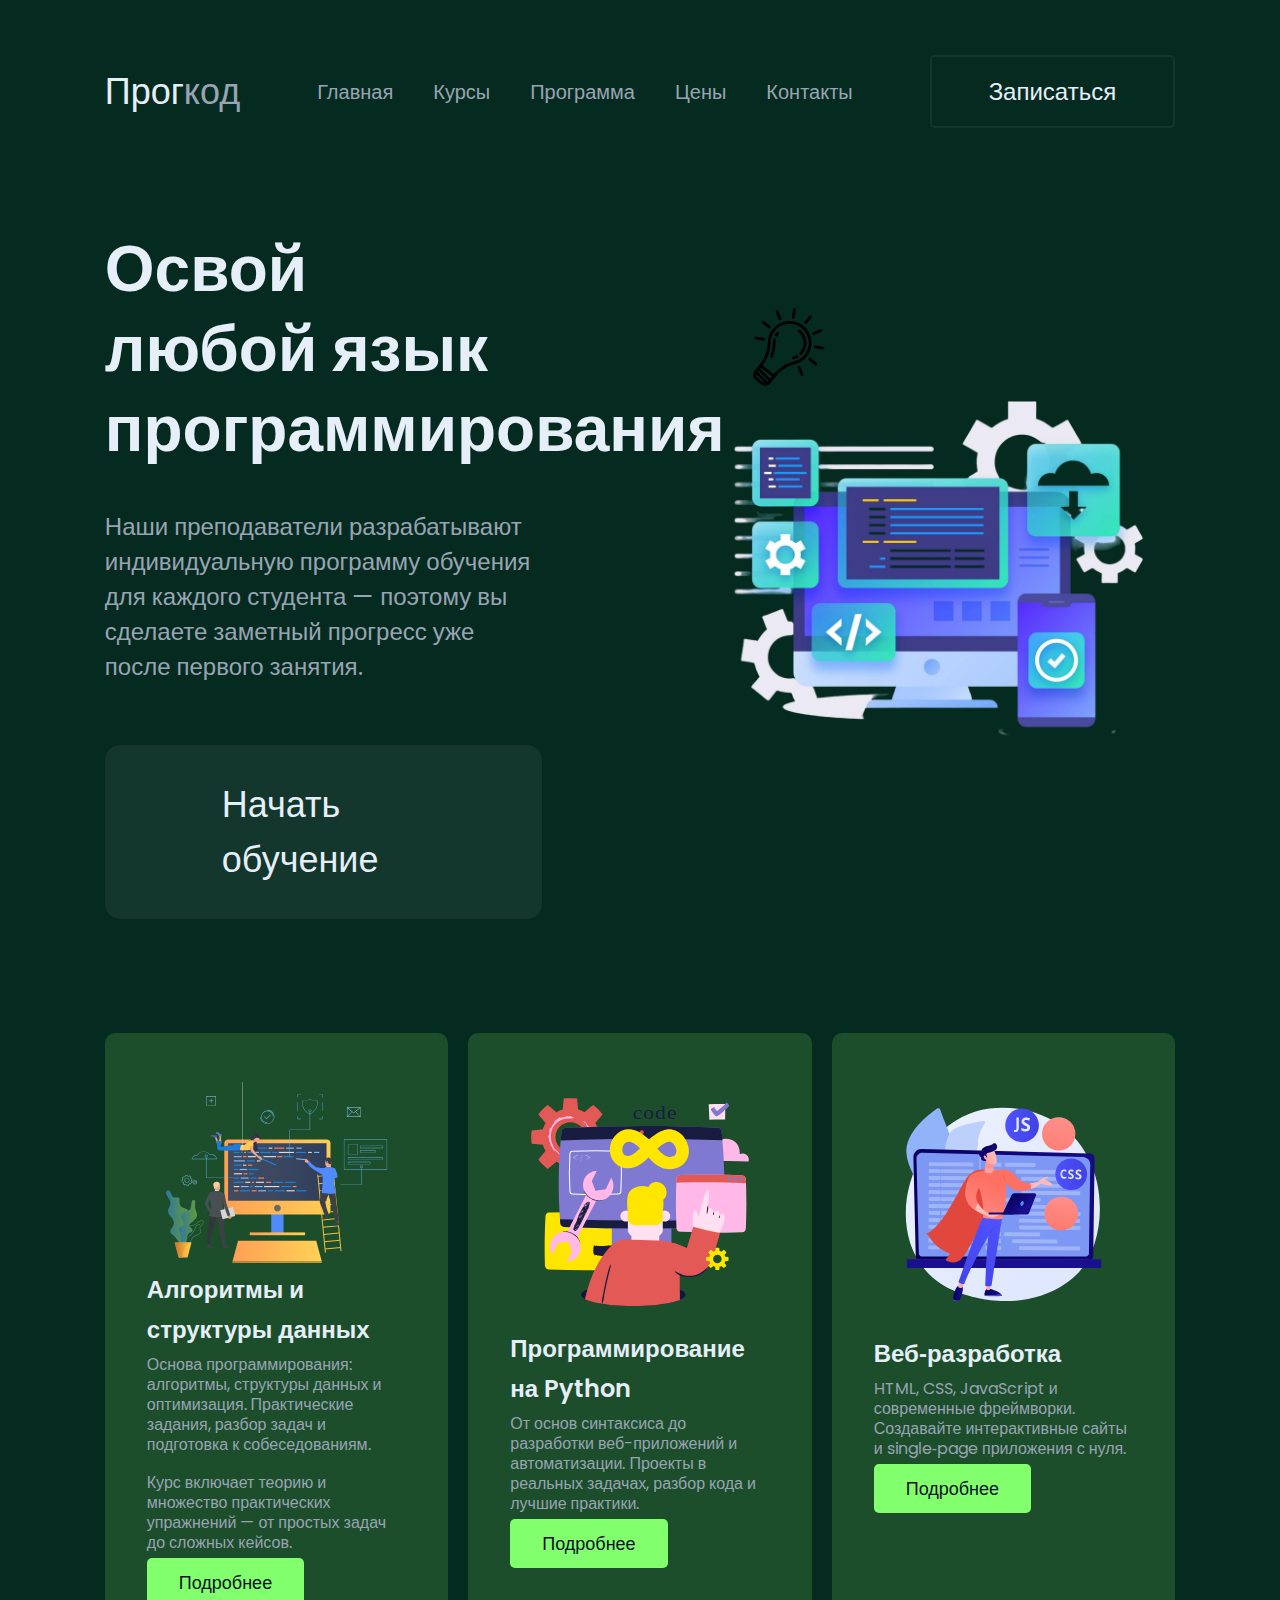
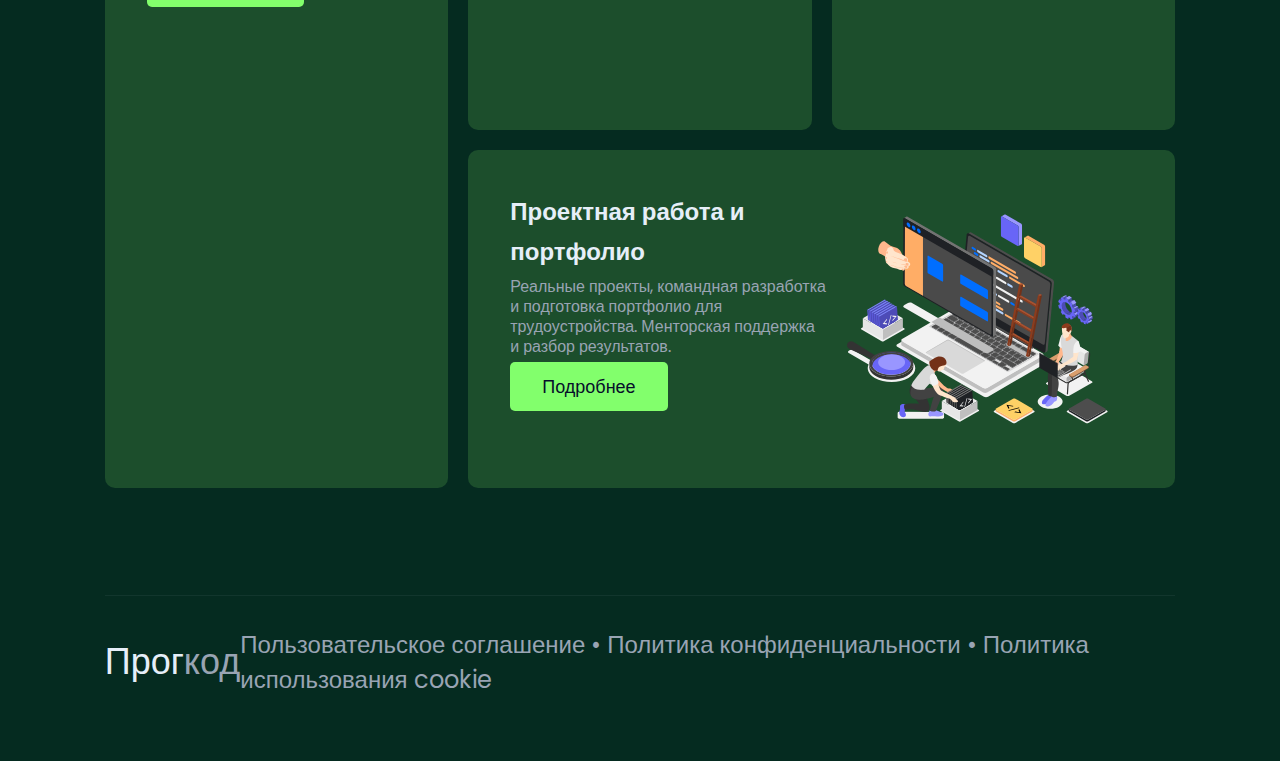
<file: final_project/final_project.html>
<!DOCTYPE html>
<html lang="ru">

<head>
    <meta charset="UTF-8">
    <meta name="viewport" content="width=device-width, initial-scale=1.0">
    <title>Прогкод — школа программирования</title>
    <link rel="preconnect" href="https://fonts.googleapis.com">
    <link rel="preconnect" href="https://fonts.gstatic.com" crossorigin>
    <link href="https://fonts.googleapis.com/css2?family=Poppins:ital,wght@0,100;0,200;0,300;0,400;0,500;0,600;0,700;0,800;0,900;1,100;1,200;1,300;1,400;1,500;1,600;1,700;1,800;1,900&display=swap" rel="stylesheet">
    <link rel="stylesheet" href="./final_project.css">
    <link rel="stylesheet" href="./final_project_media.css">
</head>

<body>
    <header>
        <div class="wrapper container-header flex-container-justify-between-align-center">
            <a href="#">Прог<span class="grey-logo">код</span></a>
            <nav>
                <ul class="flex-container-justify-between-align-center navigation">
                    <li><a href="#">Главная</a></li>
                    <li><a href="#">Курсы</a></li>
                    <li><a href="#">Программа</a></li>
                    <li><a href="#">Цены</a></li>
                    <li><a href="#">Контакты</a></li>
                </ul>
            </nav>
            <a href="#">Записаться</a>
        </div>
    </header>

    <main>
        <section>
            <div class="container-learn-lang wrapper flex-container-justify-between-align-center">
                <div class="flex-container-column">
                    <div class="flex-container-justify-between-align-center header-learn-section">
                        <h1>Освой<br>
                            любой язык<br>
                            программирования</h1>
                        <img class="light" src="./img/light.svg" alt="light">
                    </div>
                    <p>
                        Наши преподаватели разрабатывают индивидуальную программу обучения для каждого
                        студента — поэтому вы сделаете заметный прогресс уже после первого занятия.
                    </p>
                    <a href="#">Начать обучение</a>
                </div>
                <img class="girl-learn" src="./img/hero.png" alt="coding_student">
            </div>
        </section>

        <section class="container skills wrapper">
            <div>
                <img src="./img/1.svg" alt="algorithms">
                <div class="text-content">
                    <h3>Алгоритмы и структуры данных</h3>
                    <p>
                        Основа программирования: алгоритмы, структуры данных и оптимизация. Практические
                        задания, разбор задач и подготовка к собеседованиям.
                    </p>
                    <p>Курс включает теорию и множество практических упражнений — от простых задач до
                        сложных кейсов.</p>
                    <a href="#">Подробнее</a>
                </div>
            </div>
            <div>
                <img src="./img/2.svg" alt="python">
                <div class="text-content">
                    <h3>Программирование на Python</h3>
                    <p>
                        От основ синтаксиса до разработки веб-приложений и автоматизации. Проекты в
                        реальных задачах, разбор кода и лучшие практики.
                    </p>
                    <a href="#">Подробнее</a>
                </div>
            </div>
            <div>
                <img src="./img/3.svg" alt="web_dev">
                <div class="text-content">
                    <h3>Веб‑разработка</h3>
                    <p>
                        HTML, CSS, JavaScript и современные фреймворки. Создавайте интерактивные сайты и
                        single‑page приложения с нуля.
                    </p>
                    <a href="#">Подробнее</a>
                </div>
            </div>
            <div>
                <img src="./img/4.svg" alt="projects">
                <div class="text-content">
                    <h3>Проектная работа и портфолио</h3>
                    <p>
                        Реальные проекты, командная разработка и подготовка портфолио для трудоустройства.
                        Менторская поддержка и разбор результатов.
                    </p>
                    <a href="#">Подробнее</a>
                </div>
            </div>
        </section>
    </main>

    <footer>
        <div class="wrapper flex-container-justify-between-align-center block-footer">
            <a href="#" class="logo">Прог<span class="grey-logo">код</span></a>
            <div class="text-footer">
                <a href="">Пользовательское соглашение</a>
                •
                <a href="">Политика конфиденциальности</a>
                •
                <a href="">Политика использования cookie</a>
            </div>
        </div>
    </footer>


</body>

</html>
</file>
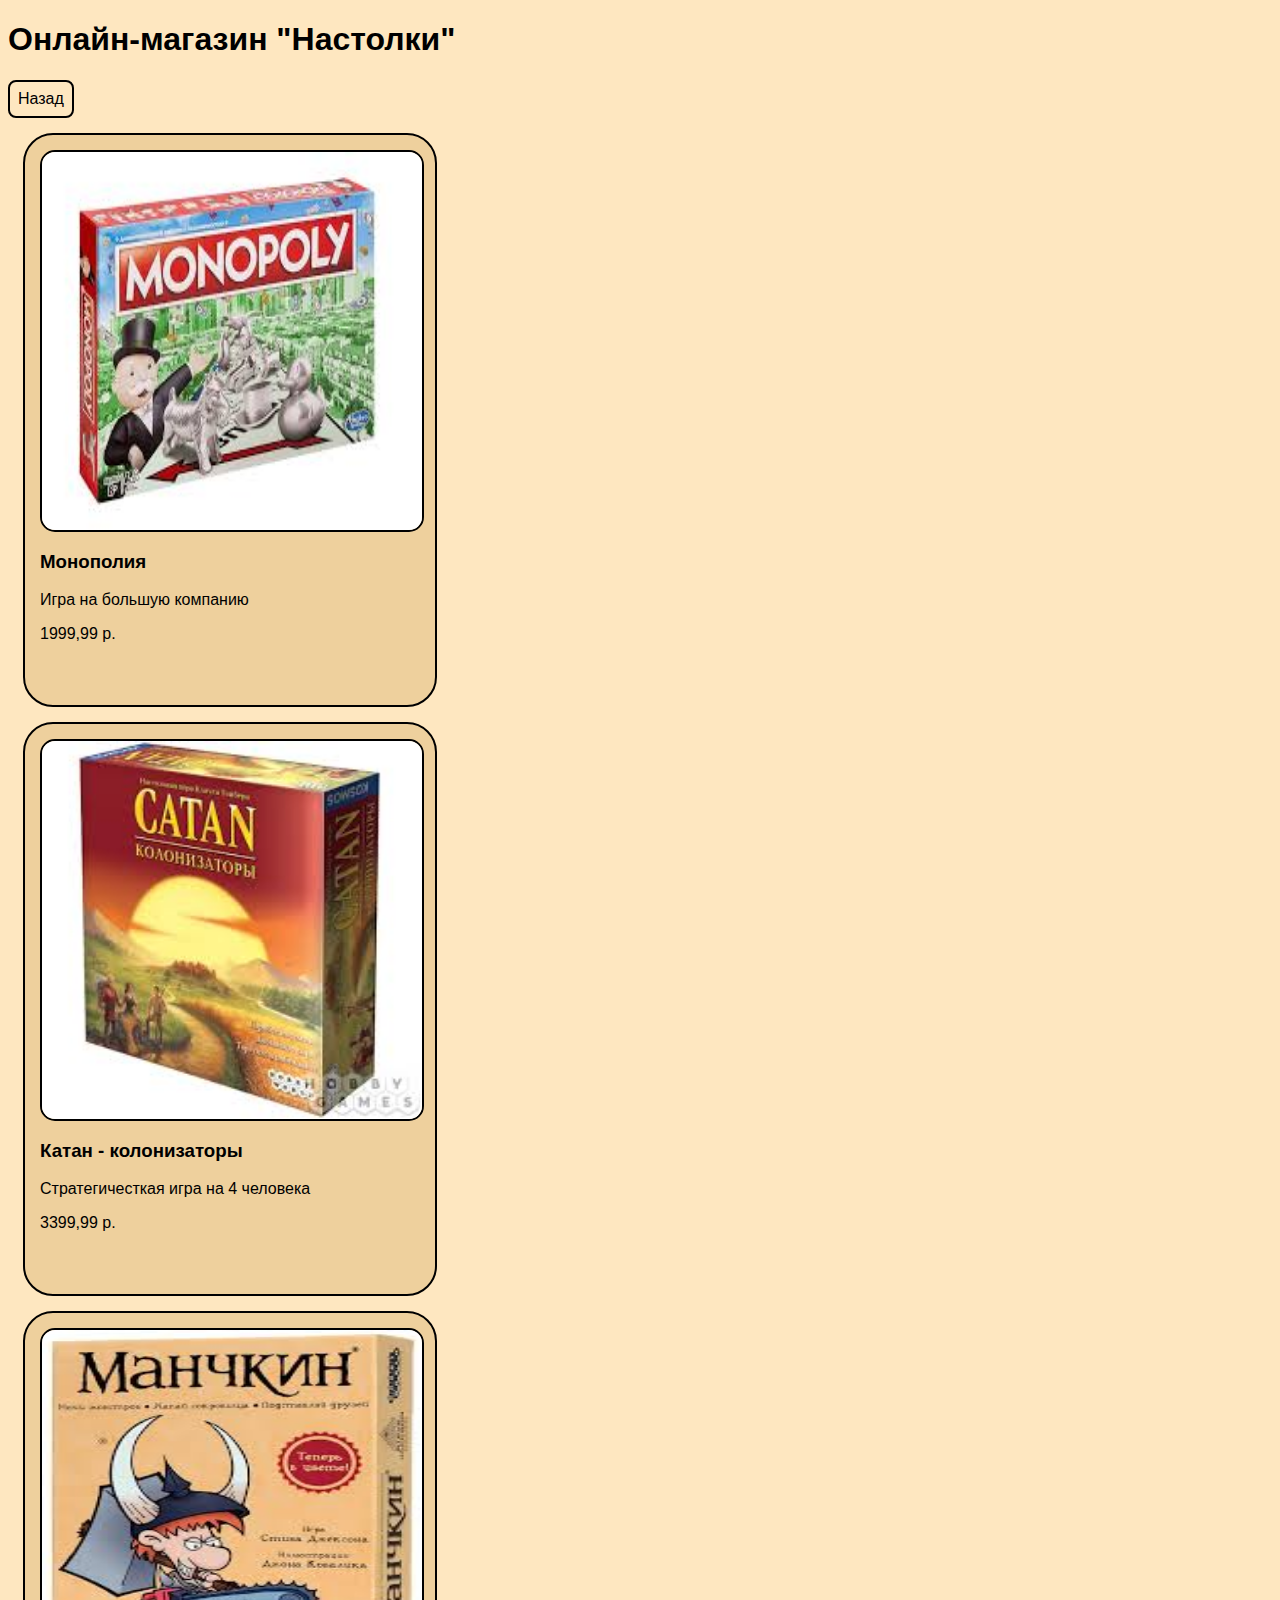
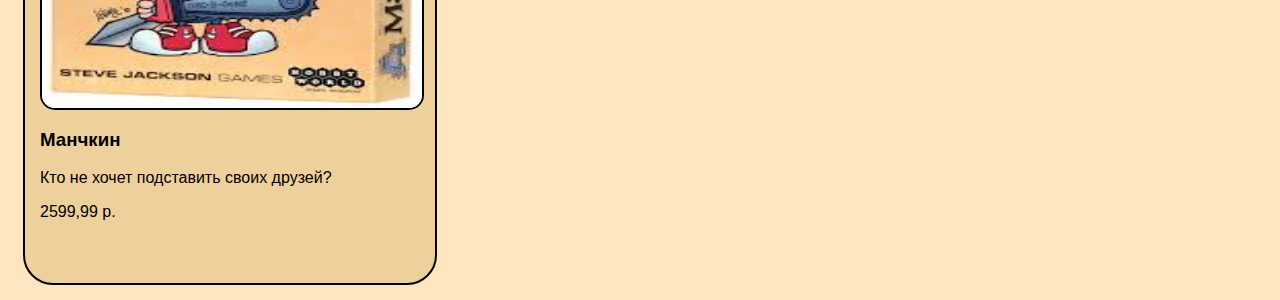
<file: task_1/task_1.html>
<!DOCTYPE html>
<html lang="en">
<head>
    <meta charset="UTF-8">
    <meta name="viewport" content="width=device-width, initial-scale=1.0">
    <title>Домашняя работа №1</title>
    <link rel="stylesheet" href="./task_1.css">
</head>
<body>
    <h1>Онлайн-магазин "Настолки"</h1>
    <div class="links">
        <a href="/index.html">Назад</a>
    </div>
    <div class="block">
        <img src="./../img/monopoly.jpg" alt="Шоколад Аленка">
        <h3>Монополия</h3>
        <p class="text">Игра на большую компанию</p>
        <p class="price">1999,99 р.</p>
    </div>
    <div class="block">
        <img src="./../img/catan.jpg" alt="Вода артезианская Societe Minerale">
        <h3>Катан - колонизаторы</h3>
        <p class="text">Стратегичесткая игра на 4 человека</p>
        <p class="price">3399,99 р.</p>
    </div>
    <div class="block">
        <img src="./../img/manchkin.jpg" alt="Сыр Брест-Литовск Классический 45% БЗМЖ">
        <h3>Манчкин</h3>
        <p class="text">Кто не хочет подставить своих друзей?</p>
        <p class="price">2599,99 р.</p>
    </div>

</body>
</html>
</file>
<file: final_project/final_project.css>
:root {
    --font-weight-medium: 500;
    --font-weight-bold: 600;
    --background: #052b20;
    --bg: #380c43;
    --surface: #1c4e2c;
    --elevated: #16202A;

    --text: #E6EEF8;         /* основной текст (почти белый) */
    --muted: #99A4B3;        /* вторичный текст / подписи */

    --primary: #82ff6c;      /* основной акцент (CTA) */
    --primary-hover: #2ee85f;
    --accent: #f4d31d;

    --color-dark-grey: rgba(255,255,255,0.06);  
    --color-light-grey: rgba(255,255,255,0.10); 
    --color-grey: #99A4B3;                      
    --color-white: #E6EEF8;                    
    --btn-text-dark: #06102a;                  

    --font-size-medium: 24px;
    --font-size-large: 36px;
}


* {
    margin: 0;
    padding: 0;
    box-sizing: border-box;
    font-family: "Poppins", sans-serif;
    list-style: none;
    text-decoration: none;
    color: var(--text); /* изменено: тёмная тема — основной светлый текст */
}

body{
    background-color: var(--background);
}
/* Общие CSS-правила */

.wrapper {
    width: 83.625%;
    margin: 0 auto;
}

.flex-container-justify-between-align-center {
    display: flex;
    justify-content: space-between;
    align-items: center;
}

.flex-container-column {
    display: flex;
    flex-direction: column;
}


/* Стили для header */
.container-header {
    padding-top: 55px;
    padding-bottom: 50.5px;
}

.navigation {
    gap: 40px;
}

.navigation a {
    font-weight: var(--font-weight-medium);
    font-size: 20px;
    color: var(--muted); /* изменено: использует вторичный (светлый) цвет */
    transition: all 0.3s;
}

.navigation a:hover {
    color: var(--color-white); /* изменено: при наведении — ярче */
}

.container-header>a:nth-of-type(1) {
    font-size: var(--font-size-large);
}

.grey-logo {
    color: var(--muted); /* изменено: мягкий светлый серый */
}

.container-header>a:nth-of-type(2) {
    font-size: var(--font-size-medium);
    padding: 17px 57px;
    border: 2px solid var(--color-dark-grey); /* изменено: тонкая светлая рамка */
    border-radius: 5px;
    transition: all 0.3s;
}

.container-header>a:nth-of-type(2):hover {
    background-color: var(--color-light-grey); /* изменено: лёгкая подсветка */
}


/* Стили для learn-lang */

.container-learn-lang {
    padding-top: 50.5px;
    padding-bottom: 73.5px;
}



/* 1338 */
/* 40,807% */
/* 45,413% */
.container-learn-lang div:first-child {
    width: 40.807%;
}

.container-learn-lang .girl-learn {
    width: 45.413%;
}

.container-learn-lang .flex-container-column .header-learn-section {
    margin-bottom: 40px;
    width: 100%;
}

.container-learn-lang h1 {
    font-weight: var(--font-weight-bold);
    font-size: 64px;
    line-height: 125%;
}

.container-learn-lang p {
    font-size: var(--font-size-medium);
    color: var(--color-grey); /* изменено: вторичный цвет для описаний */
    margin-bottom: 61px;
}

.container-learn-lang a {
    font-size: var(--font-size-large);
    color: var(--color-white); /* кнопка: светлый текст */
    border-radius: 15px;
    background-color: var(--color-dark-grey); /* тонкий фон для CTA (подсветка) */
    padding: 32px 117px;
    align-self: flex-start;
    transition: transform 0.3s ease;
}

.container-learn-lang a:hover {
    transform: rotate(5deg);
}


/* Стили для skills */

.container {
    padding: 40px 0px;
}

.skills {
    display: grid;
    grid-template-columns: repeat(3, 1fr);
    grid-template-rows: repeat(3, 1fr);
    gap: 20px;
}

.skills>* {
    background-color: var(--surface); /* изменено: карточки — тёмная поверхность */
    border-radius: 10px;
    display: flex;
}

.skills>div:nth-of-type(1) {
    flex-direction: column;
    padding: 42px;
    grid-column: 1 / 2;
    grid-row: 1 / 4;
}

.skills>div:nth-of-type(2) {
    flex-direction: column;
    padding: 42px;
    grid-column: 2 / 3;
    grid-row: 1 / 3;
}

.skills>div:nth-of-type(2) img {
    height: 254.641px;
}

.skills>div:nth-of-type(3) {
    flex-direction: column;
    padding: 42px;
    grid-column: 3 / 4;
    grid-row: 1 / 3;
}

.skills>div:nth-of-type(4) {
    flex-direction: row-reverse;
    padding: 42px;
    grid-column: 2 / 4;
    grid-row: 3 / 4;
}

.skills>div:nth-of-type(4) img{
    height: 254.641px;
}

.skills h3 {
    font-weight: 600;
    font-size: 30px;
    line-height: 80px;
    color: var(--text); /* изменено: заголовки — основной светлый текст */
    margin-bottom: 5px;
}


.skills p {
    /* font-weight: 400; */
    /* font-size: 16px; */
    line-height: 24px;
    color: var(--muted); /* изменено: подписи — вторичный цвет */
    margin-bottom: 36px;
}

.skills a {
    font-weight: 500;
    font-size: 18px;
    line-height: 27px;
    color: var(--btn-text-dark); /* изменено: тёмный текст на яркой кнопке */
    padding: 16px 50px;
    border-radius: 5px;
    background-color: var(--primary); /* изменено: кнопка — акцентный синий */
    text-decoration: none;
    transition: all 0.3s;
}

.skills a:hover {
    color: var(--btn-text-dark); /* оставляем тёмный текст */
    border-radius: 0px;
    background-color: var(--primary-hover); /* изменено: hover — более тёмный акцент */
}

/* Стили для footer */
footer {
    padding-top: 66.5px;
}

.logo {
    font-size: var(--font-size-large);
}

.text-footer,
.text-footer a {
    color: var(--muted); /* изменено: вторичный цвет */
    font-size: var(--font-size-medium);
}

.text-footer a {
    transition: all 0.3s ease;
}

.text-footer a:hover {
    color: var(--color-white); /* при наведении — ярче */
}

.block-footer {
    border-top: 1px solid rgba(230,238,248,0.06); /* изменено: тонкая светлая линия */
    padding-top: 31px;
    padding-bottom: 64px;
}
</file>
<file: final_project/final_project_media.css>
@media screen and (max-width: 1279px) {
    .container-learn-lang a {
        font-size: 32px;
        border-radius: 10px;
        padding: 28px 96px;
    }
}


@media screen and (max-width: 1100px) {
    .container-learn-lang a {
        font-size: 24px;
        border-radius: 5px;
        padding: 22px 78px;
    }
}

@media screen and (max-width: 992px) {

    /* Общие CSS-правила */

    .wrapper {
        width: 93.75%;
    }


    /* Стили для header */
    .container-header {
        padding-top: 25px;
        padding-bottom: 40.5px;
    }

    .navigation {
        gap: 35px;
    }

    .navigation a {
        font-size: 16px;
    }

    .container-header>a:nth-of-type(1) {
        font-size: 30px;
    }

    .container-header>a:nth-of-type(2) {
        font-size: 18px;
        padding: 12px 40px;
    }


    /* Стили для learn-lang */
    .container-learn-lang {
        padding-top: 40.5px;
        padding-bottom: 23.5px;
    }

    .container-learn-lang div:first-child {
        width: 46.236%;
    }

    .container-learn-lang .girl-learn {
        width: 49.462%;
    }

    .container-learn-lang .flex-container-column .header-learn-section {
        margin-bottom: 27px;
    }

    .container-learn-lang h1 {
        font-size: 48px;
        line-height: 133%;
    }

    .container-learn-lang p {
        font-size: 20px;
        margin-bottom: 33px;
    }

    /* Стили для skills */
    .skills {
        display: flex;
        justify-content: space-between;
        flex-wrap: wrap;
        gap: 20px;
    }


    .skills>div {
        width: 48%;
    }

    .skills>div:nth-of-type(4) {
        flex-direction: column;
    }

    .skills>div:nth-of-type(4) img,
    .skills>div:nth-of-type(4) .text-content {
        width: 100%;
    }
}

@media screen and (max-width: 767px) {

    /* Общие CSS-правила */

    .wrapper {
        width: 89.83%;
    }

    /* Стили для learn-lang */
    .container-learn-lang {
        padding-top: 20px;
        padding-bottom: 28px;
    }

    .container-learn-lang div:first-child {
        width: 49%;
    }

    .container-learn-lang .girl-learn {
        width: 51%;
    }

    .container-learn-lang .flex-container-column .header-learn-section {
        margin-bottom: 25px;
    }

    .light {
        width: 80px;
    }

    .container-learn-lang h1 {
        font-size: 36px;
        line-height: 125%;
    }

    .container-learn-lang p {
        font-size: 16px;
        margin-bottom: 32px;
    }

    .container-learn-lang a {
        font-size: 18px;
        padding: 19px 67px;
    }


    /* Стили для skills */
    .skills {
        display: flex;
        justify-content: space-between;
        flex-wrap: wrap;
        gap: 20px;
    }


    .skills>div {
        width: 100%;
    }

    .skills>div:nth-of-type(4) {
        flex-direction: column;
    }

    .skills>div:nth-of-type(4) img,
    .skills>div:nth-of-type(4) .text-content {
        width: 100%;
    }
}

@media screen and (max-width: 575px) {

    /* Общие CSS-правила */

    .wrapper {
        width: 88.869%;
    }

    .flex-container-justify-between-align-center {
        flex-direction: column-reverse;
        justify-content: center;
    }


    /* Стили для learn-lang */
    .container-learn-lang {
        gap: 17px;
        padding-top: 5.5px;
        padding-bottom: 48px;
    }

    .container-learn-lang div:first-child {
        width: 100%;
    }

    .container-learn-lang .girl-learn {
        width: 100%;
    }

    .container-learn-lang .flex-container-column .header-learn-section {
        margin-bottom: 25px;
    }

    .light {
        display: none;
    }

    .container-learn-lang h1 {
        font-size: 34px;
        line-height: 132%;
        text-align: center;
    }

    .container-learn-lang p {
        margin-bottom: 37px;
        text-align: center;
    }

    .container-learn-lang a {
        padding: 24px 101px;
        align-self: center;
    }

}


@media (max-width: 1515px) {
    .skills>div {
        padding: 21px;
    }

    .skills h3 {
        font-size: 24px;
        line-height: 40px;
    }

    .skills p {
        line-height: 20px;
        margin-bottom: 18px;
    }

    .skills a {
        line-height: 20px;
        padding: 12px 32px;
    }
}
</file>
<file: task_1/task_1.css>
html {
    font-family: 'Franklin Gothic Medium', 'Arial Narrow', Arial, sans-serif;
}

body{
    background-color: #fee7c0;
}

.block {
    background-color: #eed09d;
    width: 380px;
    height: 540px;
    border: 2px solid #000;
    border-radius: 30px;
    padding: 15px;
    margin: 15px;
    transition: 0.5s;
}

img{
    display: block;
    width: 100%;
    border-radius: 15px;
    border: 2px solid #000;
}

.block:hover {
    background-color: #fe8300;    
}

.block img {
    width: 100%;
    height: 70%;
}

.links a{
    color: black;
    text-decoration: none;
    display: block;
    width: fit-content;
    border: 2px solid black;
    padding: 8px;
    border-radius: 8px;
    transition: all 0.5s;
}

.links a:hover{
    background-color: #000;
    color: #eed09d
}
</file>
